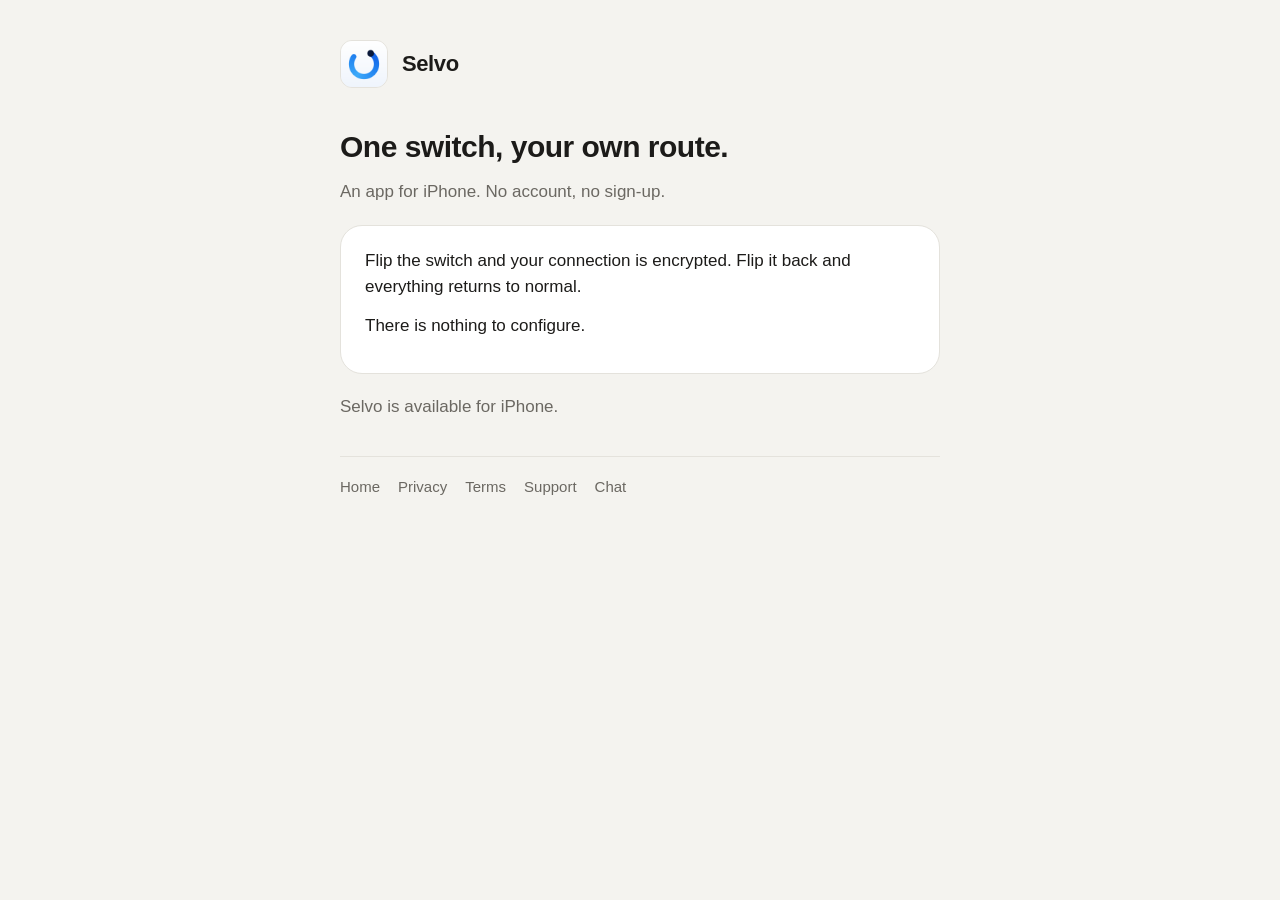
<file: index.html>
<!doctype html>
<html lang="en">
<head>
<meta charset="utf-8">
<meta name="viewport" content="width=device-width, initial-scale=1">
<title>Selvo</title>
<meta name="description" content="One switch, your own route. An app for iPhone.">
<link rel="stylesheet" href="style.css">
<link rel="icon" type="image/png" href="mark.png">
</head>
<body>
<main>
<header><img src="mark.png" alt=""><a href="">Selvo</a></header>
<h1>One switch, your own route.</h1>
<p class="soft">An app for iPhone. No account, no sign-up.</p>
<div class="card">
<p>Flip the switch and your connection is encrypted. Flip it back and everything returns to normal.</p>
<p>There is nothing to configure.</p>
</div>
<p class="soft">Selvo is available for iPhone.</p>
<nav><a href="">Home</a><a href="privacy">Privacy</a><a href="terms">Terms</a><a href="support">Support</a><a href="help">Chat</a></nav>
</main>
</body>
</html>
</file>
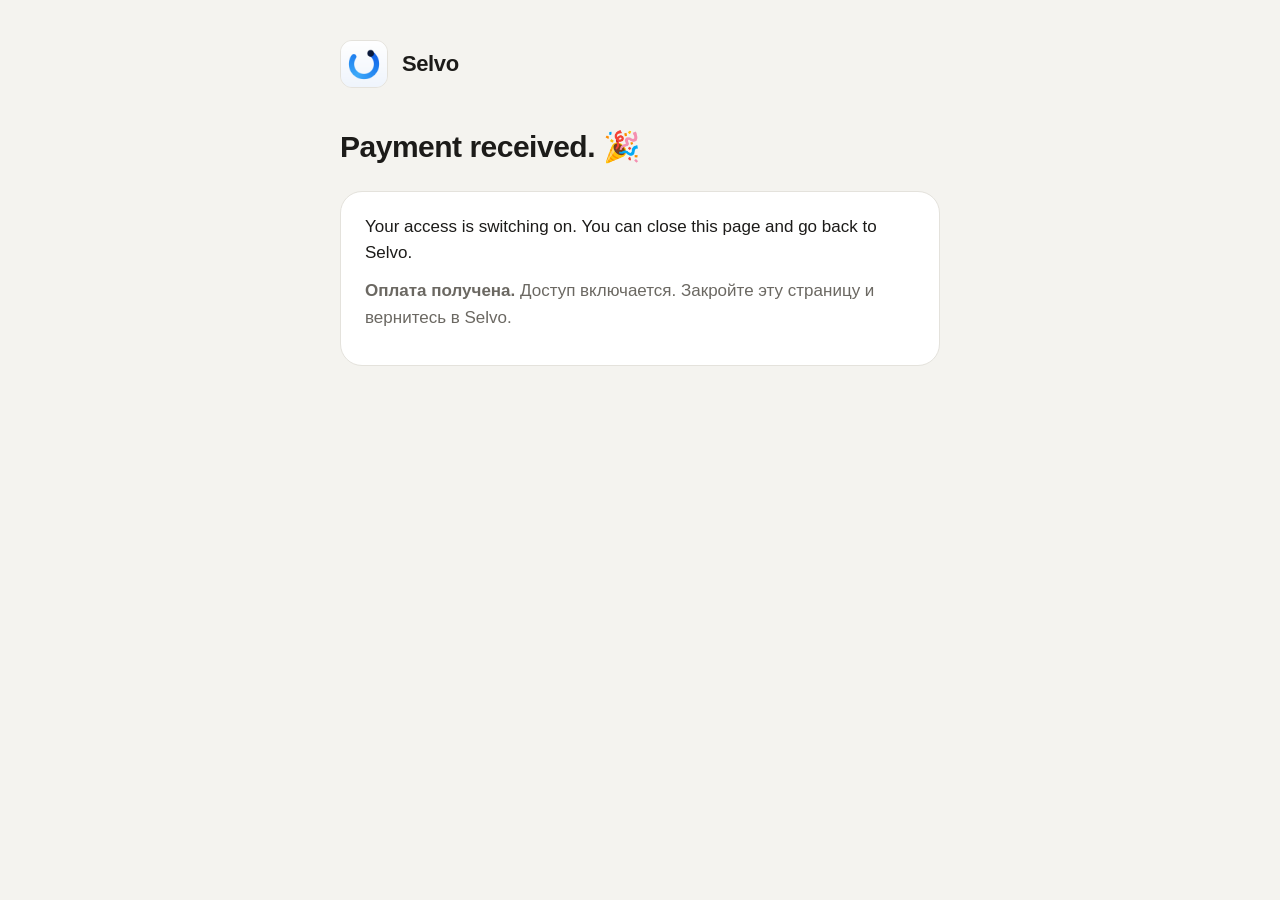
<file: paid/index.html>
<!doctype html>
<html lang="en">
<head>
<meta charset="utf-8">
<meta name="viewport" content="width=device-width, initial-scale=1">
<title>Payment received · Selvo</title>
<meta name="robots" content="noindex">
<link rel="stylesheet" href="../style.css">
<link rel="icon" type="image/png" href="../mark.png">
<style>
  .button { display: block; text-align: center; padding: 15px 20px; border-radius: 18px; background: #3550d8; color: #fff; font-weight: 700; text-decoration: none; margin-top: 18px; }
  .button[hidden] { display: none; }
</style>
</head>
<body>
<main>
<header><img src="../mark.png" alt=""><a href="../">Selvo</a></header>
<h1>Payment received. 🎉</h1>
<div class="card">
<p id="en">Your access is switching on. You can close this page and go back to Selvo.</p>
<p lang="ru" class="soft" id="ru"><strong>Оплата получена.</strong> Доступ включается. Закройте эту страницу и вернитесь в Selvo.</p>
<a class="button" id="back" href="https://t.me/SelvoAppBot" hidden>Back to Telegram</a>
</div>
</main>
<script>
  // ?via=tg: the order came from the Telegram bot, which has the access key ready in the chat.
  if ((new URLSearchParams(location.search).get("via") || "").startsWith("tg")) {
    document.getElementById("en").textContent = "Your access is switching on. Close this page: your access key is waiting in Telegram.";
    document.getElementById("ru").innerHTML = "<strong>Оплата получена.</strong> Доступ включается. Закройте эту страницу: ключ доступа уже ждёт вас в Telegram.";
    document.getElementById("back").hidden = false;
  }
</script>
</body>
</html>
</file>
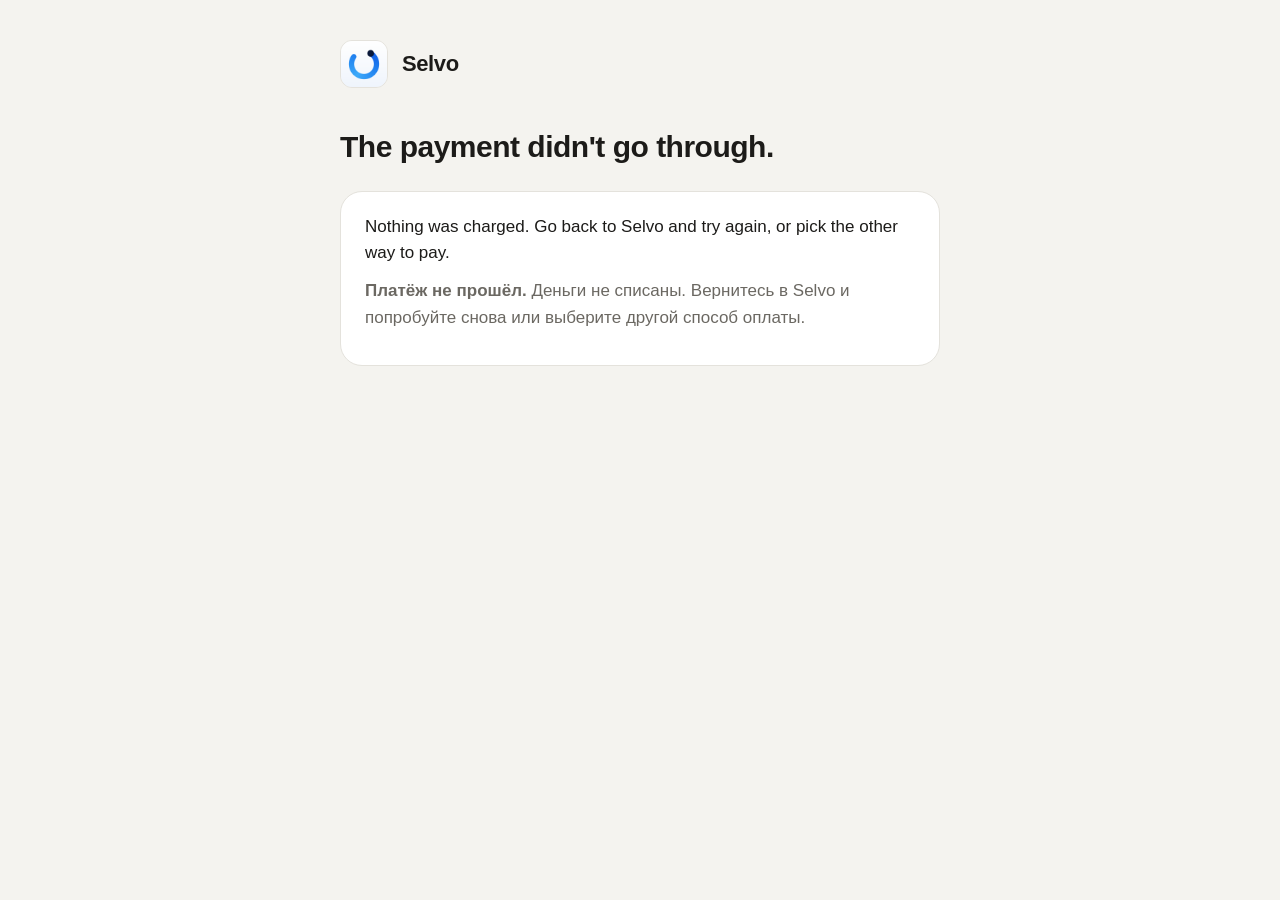
<file: pay-failed/index.html>
<!doctype html>
<html lang="en">
<head>
<meta charset="utf-8">
<meta name="viewport" content="width=device-width, initial-scale=1">
<title>Payment not completed · Selvo</title>
<meta name="robots" content="noindex">
<link rel="stylesheet" href="../style.css">
<link rel="icon" type="image/png" href="../mark.png">
</head>
<body>
<main>
<header><img src="../mark.png" alt=""><a href="../">Selvo</a></header>
<h1>The payment didn't go through.</h1>
<div class="card">
<p>Nothing was charged. Go back to Selvo and try again, or pick the other way to pay.</p>
<p lang="ru" class="soft"><strong>Платёж не прошёл.</strong> Деньги не списаны. Вернитесь в Selvo и попробуйте снова или выберите другой способ оплаты.</p>
</div>
</main>
</body>
</html>
</file>
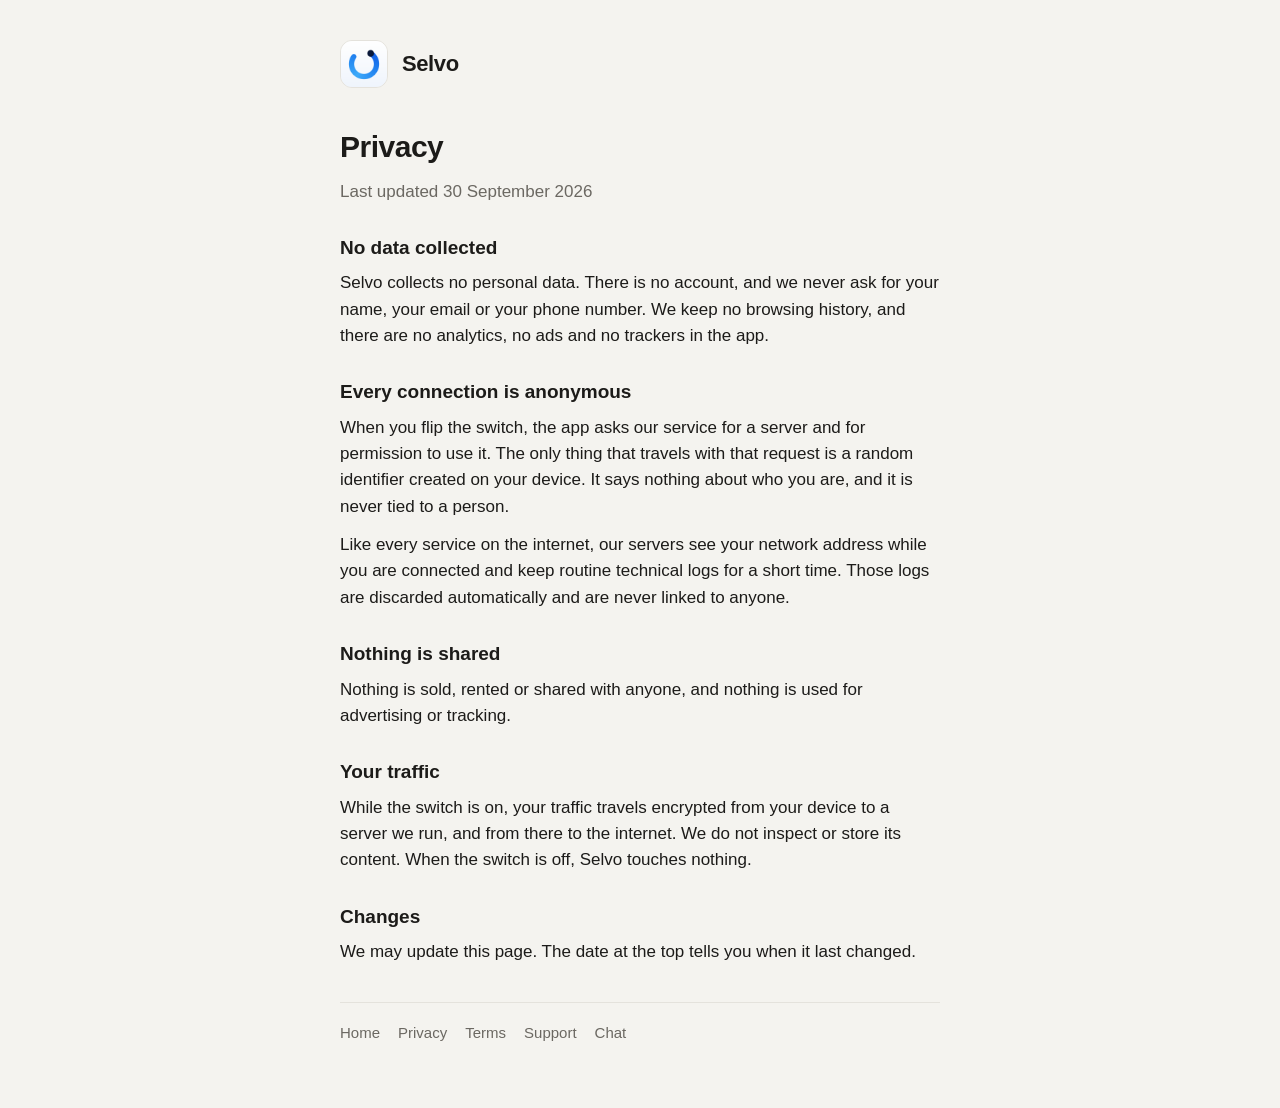
<file: privacy/index.html>
<!doctype html>
<html lang="en">
<head>
<meta charset="utf-8">
<meta name="viewport" content="width=device-width, initial-scale=1">
<title>Privacy · Selvo</title>
<meta name="description" content="What Selvo knows about you: as little as possible.">
<link rel="stylesheet" href="../style.css">
<link rel="icon" type="image/png" href="../mark.png">
</head>
<body>
<main>
<header><img src="../mark.png" alt=""><a href="../">Selvo</a></header>
<h1>Privacy</h1>
<p class="soft">Last updated 30 September 2026</p>
<h2>No data collected</h2>
<p>Selvo collects no personal data. There is no account, and we never ask for your name, your email or your phone number. We keep no browsing history, and there are no analytics, no ads and no trackers in the app.</p>
<h2>Every connection is anonymous</h2>
<p>When you flip the switch, the app asks our service for a server and for permission to use it. The only thing that travels with that request is a random identifier created on your device. It says nothing about who you are, and it is never tied to a person.</p>
<p>Like every service on the internet, our servers see your network address while you are connected and keep routine technical logs for a short time. Those logs are discarded automatically and are never linked to anyone.</p>
<h2>Nothing is shared</h2>
<p>Nothing is sold, rented or shared with anyone, and nothing is used for advertising or tracking.</p>
<h2>Your traffic</h2>
<p>While the switch is on, your traffic travels encrypted from your device to a server we run, and from there to the internet. We do not inspect or store its content. When the switch is off, Selvo touches nothing.</p>
<h2>Changes</h2>
<p>We may update this page. The date at the top tells you when it last changed.</p>
<nav><a href="../">Home</a><a href="../privacy">Privacy</a><a href="../terms">Terms</a><a href="../support">Support</a><a href="../help">Chat</a></nav>
</main>
</body>
</html>
</file>
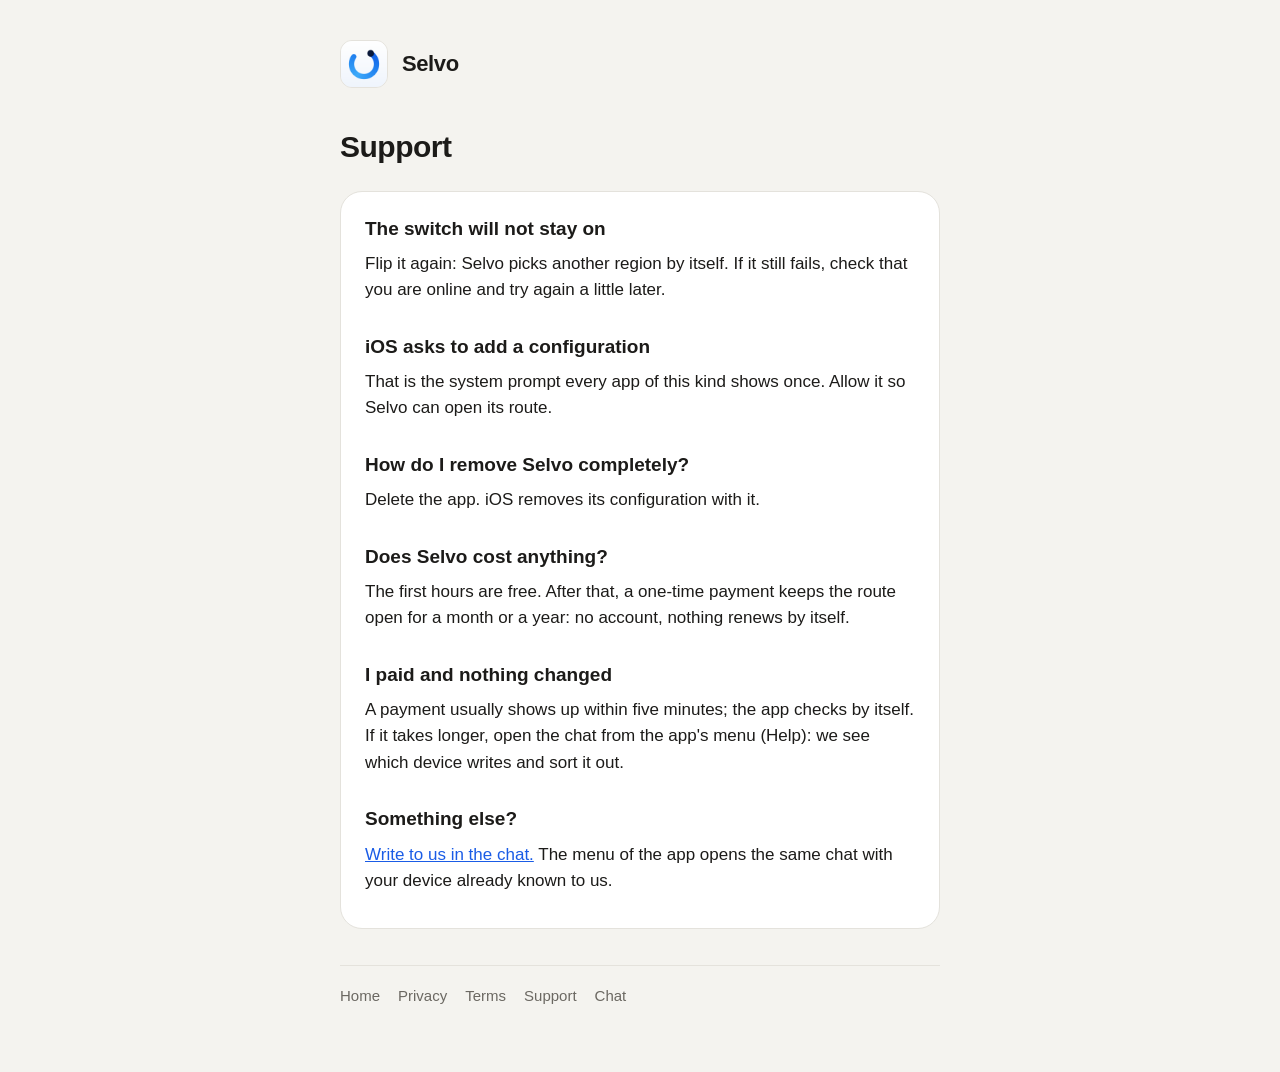
<file: support/index.html>
<!doctype html>
<html lang="en">
<head>
<meta charset="utf-8">
<meta name="viewport" content="width=device-width, initial-scale=1">
<title>Support · Selvo</title>
<meta name="description" content="Answers to the usual questions about Selvo.">
<link rel="stylesheet" href="../style.css">
<link rel="icon" type="image/png" href="../mark.png">
</head>
<body>
<main>
<header><img src="../mark.png" alt=""><a href="../">Selvo</a></header>
<h1>Support</h1>
<div class="card">
<h2 style="margin-top:0">The switch will not stay on</h2>
<p>Flip it again: Selvo picks another region by itself. If it still fails, check that you are online and try again a little later.</p>
<h2>iOS asks to add a configuration</h2>
<p>That is the system prompt every app of this kind shows once. Allow it so Selvo can open its route.</p>
<h2>How do I remove Selvo completely?</h2>
<p>Delete the app. iOS removes its configuration with it.</p>
<h2>Does Selvo cost anything?</h2>
<p>The first hours are free. After that, a one-time payment keeps the route open for a month or a year: no account, nothing renews by itself.</p>
<h2>I paid and nothing changed</h2>
<p>A payment usually shows up within five minutes; the app checks by itself. If it takes longer, open the chat from the app's menu (Help): we see which device writes and sort it out.</p>
<h2>Something else?</h2>
<p><a href="../help">Write to us in the chat.</a> The menu of the app opens the same chat with your device already known to us.</p>
</div>
<nav><a href="../">Home</a><a href="../privacy">Privacy</a><a href="../terms">Terms</a><a href="../support">Support</a><a href="../help">Chat</a></nav>
</main>
</body>
</html>
</file>
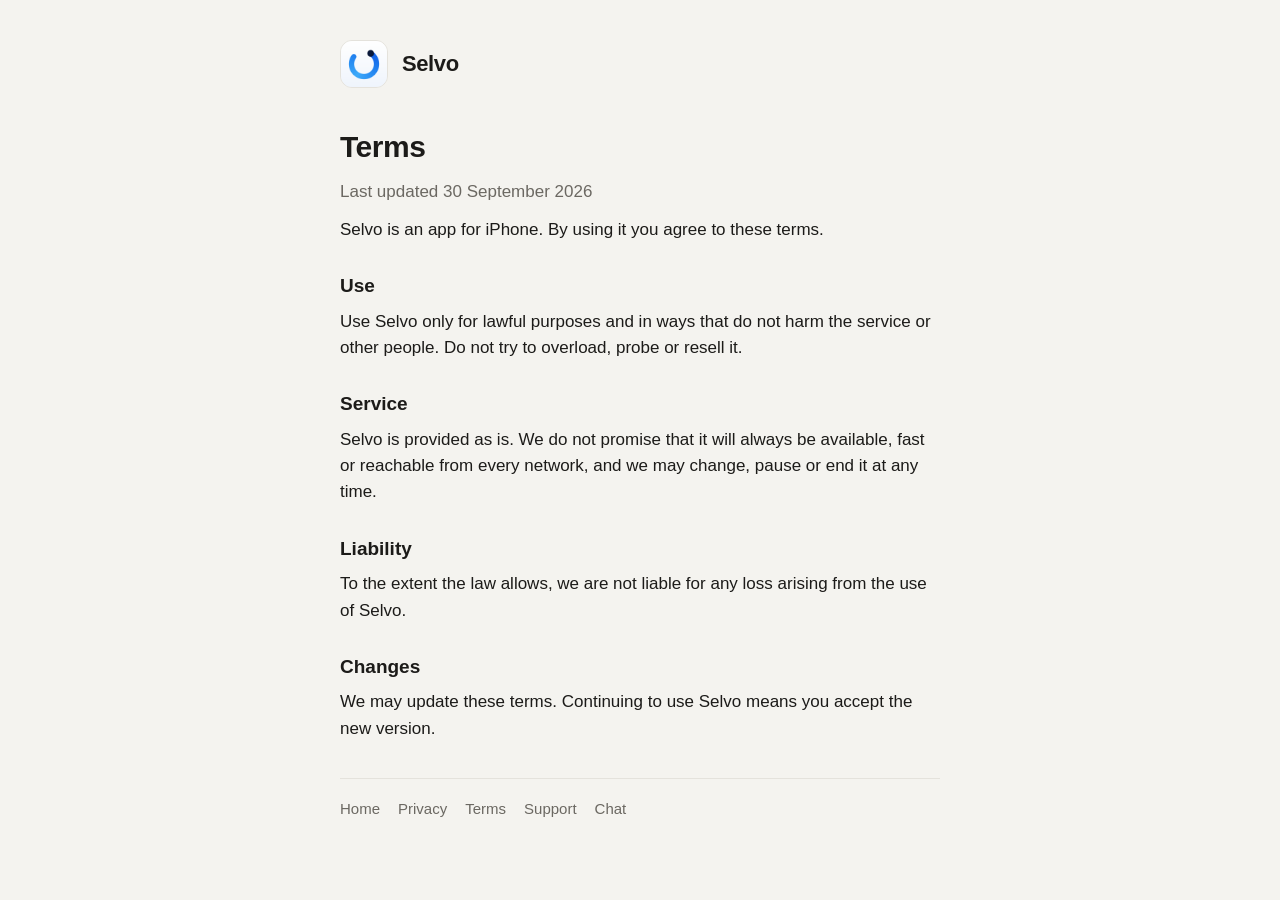
<file: terms/index.html>
<!doctype html>
<html lang="en">
<head>
<meta charset="utf-8">
<meta name="viewport" content="width=device-width, initial-scale=1">
<title>Terms · Selvo</title>
<meta name="description" content="The short terms of the Selvo service.">
<link rel="stylesheet" href="../style.css">
<link rel="icon" type="image/png" href="../mark.png">
</head>
<body>
<main>
<header><img src="../mark.png" alt=""><a href="../">Selvo</a></header>
<h1>Terms</h1>
<p class="soft">Last updated 30 September 2026</p>
<p>Selvo is an app for iPhone. By using it you agree to these terms.</p>
<h2>Use</h2>
<p>Use Selvo only for lawful purposes and in ways that do not harm the service or other people. Do not try to overload, probe or resell it.</p>
<h2>Service</h2>
<p>Selvo is provided as is. We do not promise that it will always be available, fast or reachable from every network, and we may change, pause or end it at any time.</p>
<h2>Liability</h2>
<p>To the extent the law allows, we are not liable for any loss arising from the use of Selvo.</p>
<h2>Changes</h2>
<p>We may update these terms. Continuing to use Selvo means you accept the new version.</p>
<nav><a href="../">Home</a><a href="../privacy">Privacy</a><a href="../terms">Terms</a><a href="../support">Support</a><a href="../help">Chat</a></nav>
</main>
</body>
</html>
</file>
<file: style.css>
:root { --ground: #f4f3ef; --card: #ffffff; --ink: #1c1b19; --ink-soft: #6b6862; --hairline: #e4e2dc; --accent: #1a5ce6; }
* { box-sizing: border-box; }
body { margin: 0; background: var(--ground); color: var(--ink); font: 17px/1.55 -apple-system, BlinkMacSystemFont, "Segoe UI", Roboto, Helvetica, Arial, sans-serif; -webkit-font-smoothing: antialiased; }
main { max-width: 640px; margin: 0 auto; padding: 40px 20px 64px; }
header { display: flex; align-items: center; gap: 14px; margin-bottom: 36px; }
header img { width: 48px; height: 48px; border-radius: 12px; border: 1px solid var(--hairline); }
header a { color: var(--ink); text-decoration: none; font-size: 22px; font-weight: 700; letter-spacing: -0.4px; }
h1 { font-size: 30px; letter-spacing: -0.5px; margin: 0 0 8px; }
h2 { font-size: 19px; margin: 28px 0 8px; }
p, li { color: var(--ink); margin: 0 0 12px; }
.soft { color: var(--ink-soft); }
.card { background: var(--card); border: 1px solid var(--hairline); border-radius: 22px; padding: 22px 24px; margin: 20px 0; }
a { color: var(--accent); }
nav { display: flex; gap: 18px; flex-wrap: wrap; margin-top: 36px; padding-top: 18px; border-top: 1px solid var(--hairline); font-size: 15px; }
nav a { color: var(--ink-soft); text-decoration: none; }
nav a:hover { color: var(--accent); }
</file>
